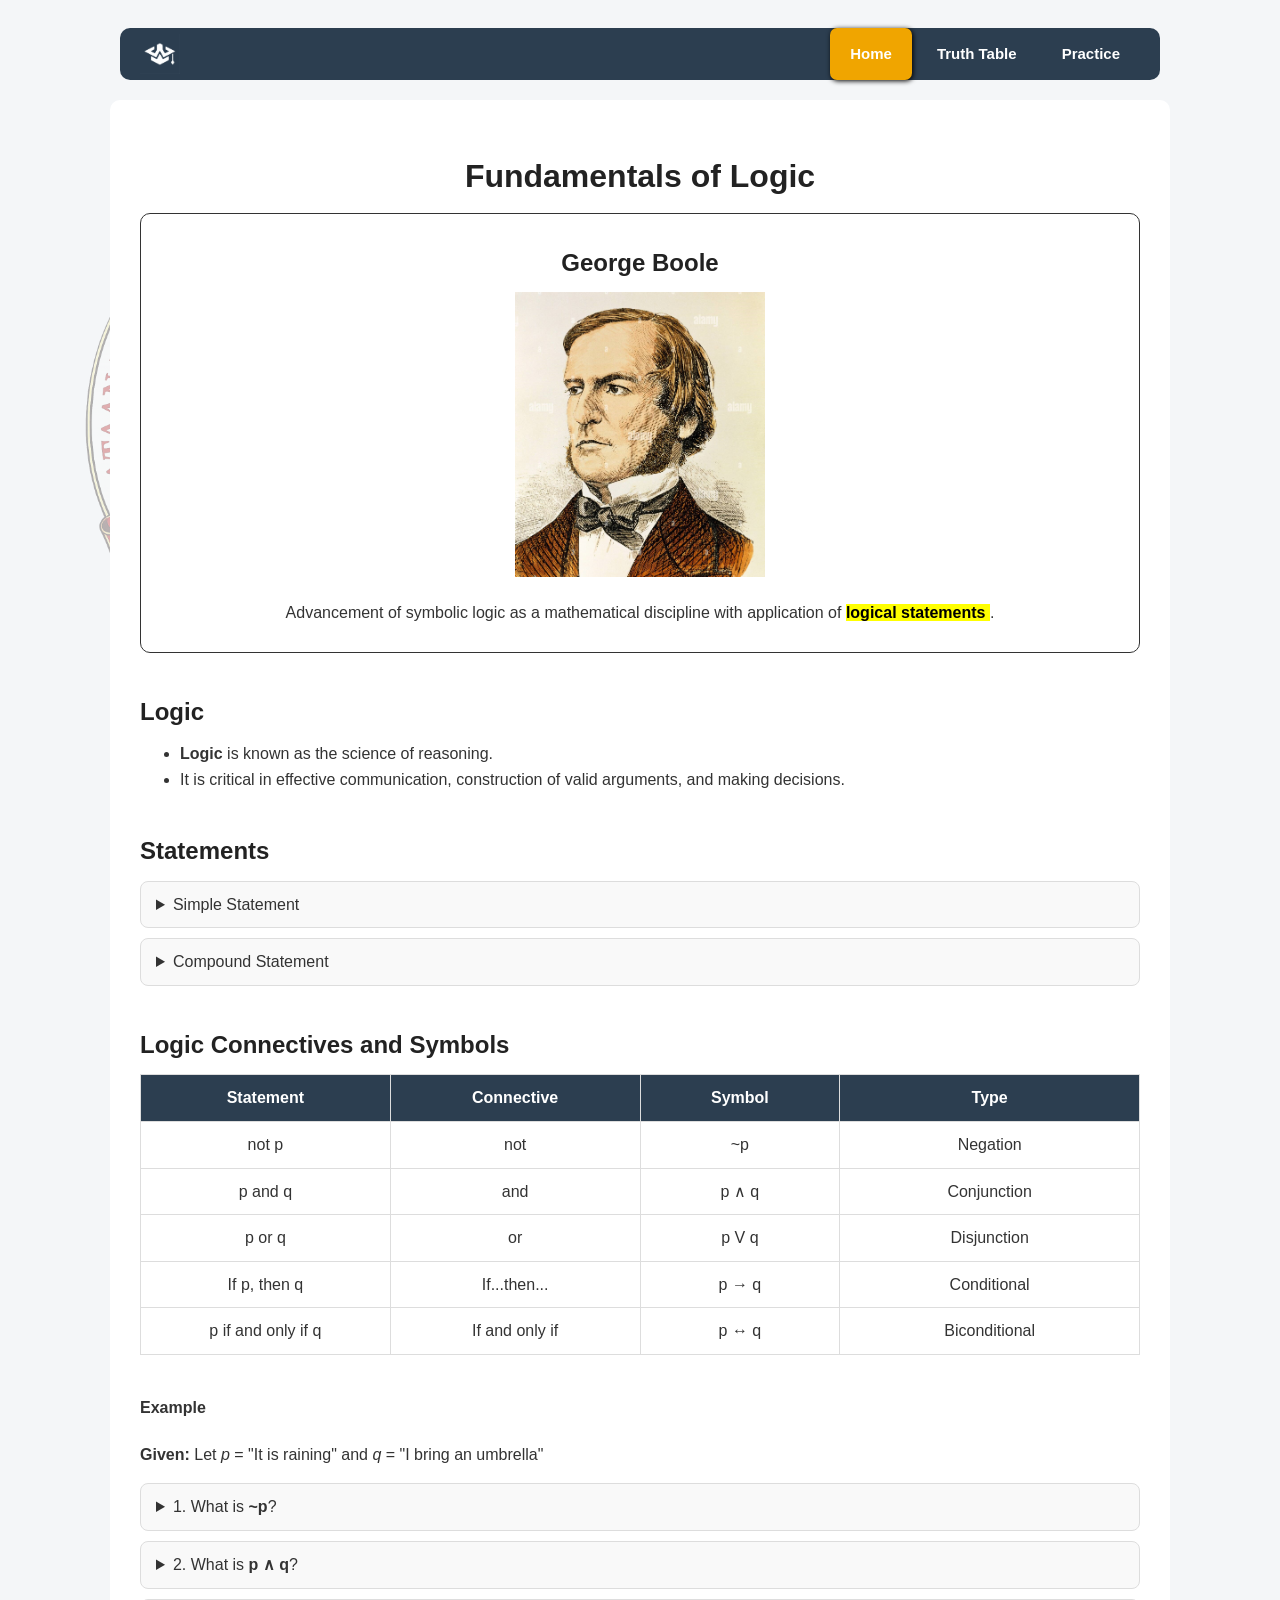
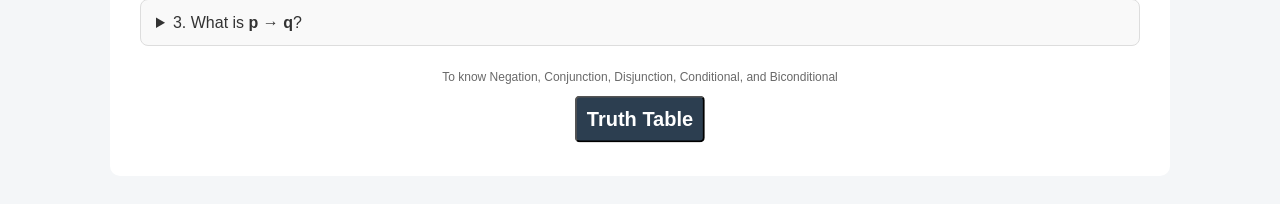
<file: index.html>
<!DOCTYPE html>
<html lang="en">
<head>
    <meta charset="UTF-8">
    <meta name="viewport" content="width=device-width, initial-scale=1.0">
    <title>Fundamentals of Logic</title>
    <link rel="stylesheet" href="style.css">
</head>

<body>

    <nav>
        <img src="rosswaylogo1.png" alt="Logo">
        <div class="nav-links">
            <a href="index.html" class="active">Home</a>
            <a href="truthtable.html">Truth Table</a>
            <a href="practice.html">Practice</a>
        </div>
    </nav>

    <div id="watermark">
        <div id="bpsulogo">
            <img src="bpsu-logo.png" alt="BPSU Logo"/>
        </div>
        <div id="fullname">
            Alexander Ross S. Vasquez
            <div id="number">25-02996</div>
        </div>
    </div>

    <main class="rectangle">

        <!--  HEADER  -->
        <header>
            <h1 style="text-align: center; padding-bottom: -20px;">Fundamentals of Logic</h1>
        </header>

        <!--  GEORGE BOOLE  -->
        <section class="boole">
            
                <h2 style="text-align: center;">George Boole</h2>
                <a href="https://plato.stanford.edu/entries/boole/" target="_blank" title="More About George">
                <img src="images/goergie.jpg" alt="George Boole Portrait" id="GeorgeBoole">
                </a>
                <p style="text-align: center;">
                    Advancement of symbolic logic as a mathematical discipline with application of 
                    <mark><strong title="Declarative form: having the notion of truth">
                    logical statements
                    </strong></mark>.
                </p>
        </section>

        <!--  INTRODUCTION  -->
        <section style="padding-top: 20px;">
        <h2>Logic</h2>
            <ul>
                <li><strong>Logic</strong> is known as the science of reasoning.</li>
                <li>It is critical in effective communication, construction of valid arguments, and making decisions.</li>
            </ul>
        </section>

        <!-- ================= STATEMENTS ================= -->
        <section>
            <h2>Statements</h2>

    <details>
        <summary>Simple Statement</summary>
        <p>Conveys a <b>single</b> idea or thought.</p>
    </details>

    <details>
        <summary>Compound Statement</summary>
        <p>Delivers <b>two or more</b> ideas or thoughts.</p>
    </details>
        </section>

        <!-- ================= LOGIC CONNECTIVES ================= -->
        <section>
            <h2>Logic Connectives and Symbols</h2>

            <div class="table-wrapper">
                <table>
                    <thead>
                        <tr>
                            <th style="width: 25%;">Statement</th>
                            <th style="width: 25%;">Connective</th>
                            <th style="width: 20%;">Symbol</th>
                            <th style="width: 30%;">Type</th>
                        </tr>
                    </thead>
                    <tbody>
                        <tr>
                            <td>not p</td>
                            <td>not</td>
                            <td>~p</td>
                            <td>Negation</td>
                        </tr>
                        <tr>
                            <td>p and q</td>
                            <td>and</td>
                            <td>p ∧ q</td>
                            <td>Conjunction</td>
                        </tr>
                        <tr>
                            <td>p or q</td>
                            <td>or</td>
                            <td>p V q</td>
                            <td>Disjunction</td>
                        </tr>
                        <tr>
                            <td>If p, then q</td>
                            <td>If...then...</td>
                            <td>p → q</td>
                            <td>Conditional</td>
                        </tr>
                        <tr>
                            <td>p if and only if q</td>
                            <td>If and only if</td>
                            <td>p ↔ q</td>
                            <td>Biconditional</td>
                        </tr>
                    </tbody>
                </table>
            </div>
        </section>

        <div class="example-box">
            <h4>Example</h4>
            <p><strong>Given:</strong> Let <em>p</em> = "It is raining" and <em>q</em> = "I bring an umbrella"</p>

            <details>
                <summary>1. What is <strong>~p</strong>?</summary>
                <p>~p = "It is <strong>not</strong> raining"</p>
            </details>

            <details>
                <summary>2. What is <strong>p ∧ q</strong>?</summary>
                <p>p ∧ q = "It is raining <strong>and</strong> I bring an umbrella"</p>
            </details>

            <details>
                <summary>3. What is <strong>p → q</strong>?</summary>
                <p>p → q = "If it is raining, <strong>then</strong> I bring an umbrella"</p>
            </details>
        </div>

        <p style="text-align: center; padding-top: 10px; color: dimgray; font-size: 12px;">To know Negation, Conjunction, Disjunction, Conditional, and Biconditional</p>

        <a href="truthtable.html" target=_self title="View Tables">
        <button class="centerbutton"><b>Truth Table</b></button>
        </a>

    </main>

</body>
</html>
</file>
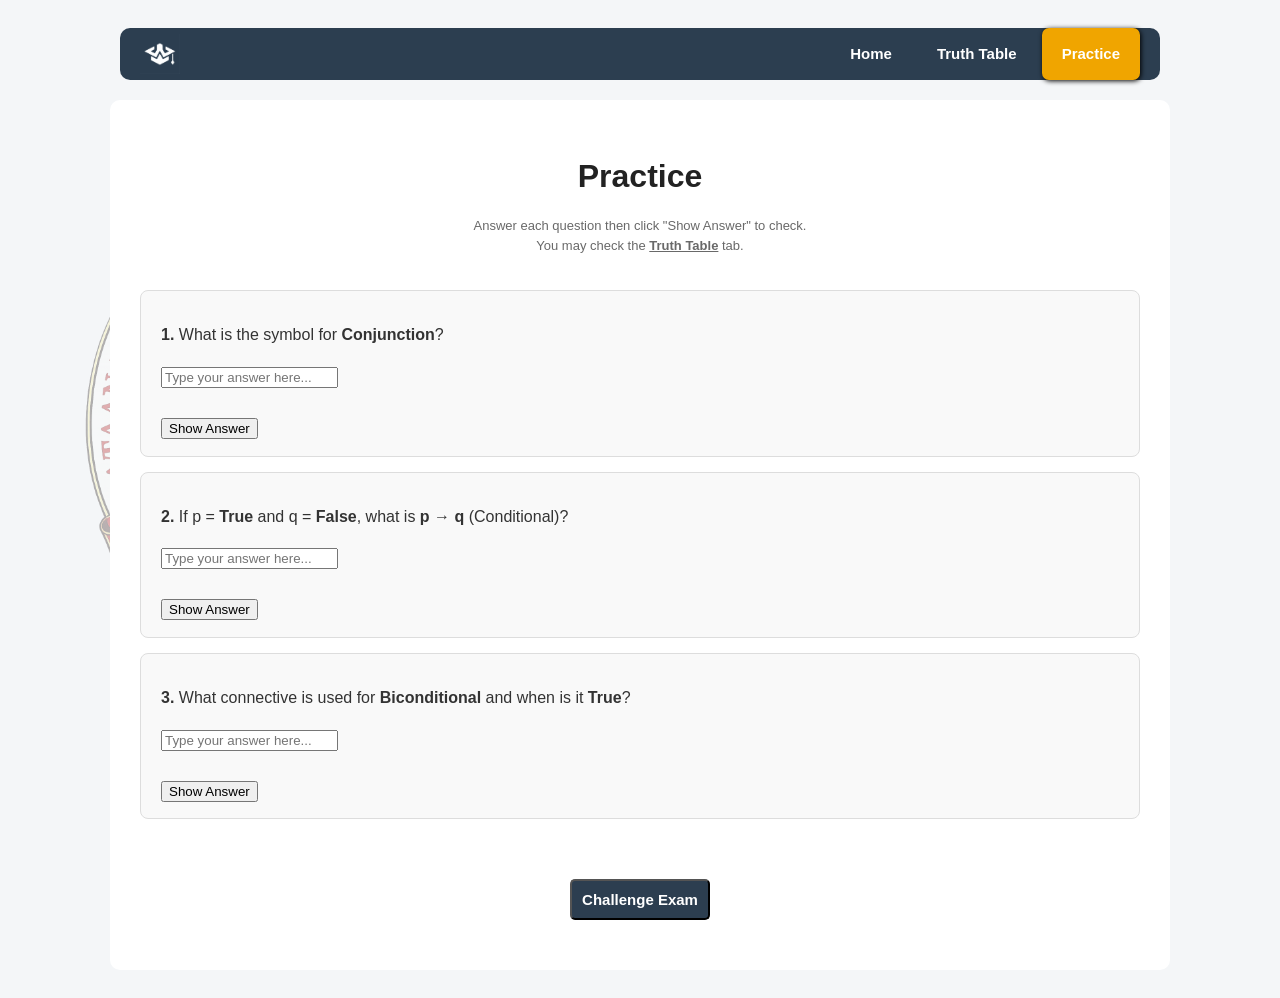
<file: practice.html>
<!DOCTYPE html>
<html lang="en">
<head>
    <meta charset="UTF-8">
    <meta name="viewport" content="width=device-width, initial-scale=1.0">
    <title>Practice</title>
    <link rel="stylesheet" href="style.css">
</head>
<body>
    <nav>
        <img src="rosswaylogo1.png" alt="Logo">
        <div class="nav-links">
            <a href="index.html">Home</a>
            <a href="truthtable.html">Truth Table</a>
            <a href="practice.html" class="active">Practice</a>
        </div>
    </nav>

    <div id="watermark">
        <div id="bpsulogo">
            <img src="bpsu-logo.png" alt="BPSU Logo"/>
        </div>
        <div id="fullname">
            Alexander Ross S. Vasquez
            <div id="number">25-02996</div>
        </div>
    </div>

    <main class="rectangle">

        <header>
            <h1 style="text-align: center;">Practice</h1>
        </header>

        <section>
            <p style="text-align: center; color: dimgray; font-size: 13px; padding-bottom: 20px;">Answer each question then click "Show Answer" to check.<br> You may check the <b><a href="truthtable.html" target="_blank" style="color: dimgray;">Truth Table</a></b> tab.</p>

            <!-- Question 1 -->
            <div class="question-block">
                <p><strong>1.</strong> What is the symbol for <strong>Conjunction</strong>?</p>
                <input type="text" placeholder="Type your answer here...">
                <br><br>
                <button class="show-btn" onclick="this.nextElementSibling.style.display='block'">Show Answer</button>
                <p class="answer" style="display:none;">✅ The symbol for Conjunction is <strong>p ∧ q</strong> (and).</p>
            </div>

            <!-- Question 2 -->
            <div class="question-block">
                <p><strong>2.</strong> If p = <strong>True</strong> and q = <strong>False</strong>, what is <strong>p → q</strong> (Conditional)?</p>
                <input type="text" placeholder="Type your answer here...">
                <br><br>
                <button class="show-btn" onclick="this.nextElementSibling.style.display='block'">Show Answer</button>
                <p class="answer" style="display:none;">✅ The answer is <strong>False</strong>. A conditional is only false when p is True and q is False.</p>
            </div>

            <!-- Question 3 -->
            <div class="question-block">
                <p><strong>3.</strong> What connective is used for <strong>Biconditional</strong> and when is it <strong>True</strong>?</p>
                <input type="text" placeholder="Type your answer here...">
                <br><br>
                <button class="show-btn" onclick="this.nextElementSibling.style.display='block'">Show Answer</button>
                <p class="answer" style="display:none;">✅ The connective is <strong>"if and only if"</strong> (p ↔ q). It is True only when both p and q have the <strong>same value</strong> (both True or both False).</p>
            </div>

        </section>

        <div class="button-container" style="padding: 20px 0;">
            <a href="https://forms.gle/6iUV91Jfxw7E9Z6o8" target="_blank">
                <button class="leftsidebutton"><b>Challenge Exam</b></button>
            </a>
        </div>

    </main>
    
</body>
</html>
</file>
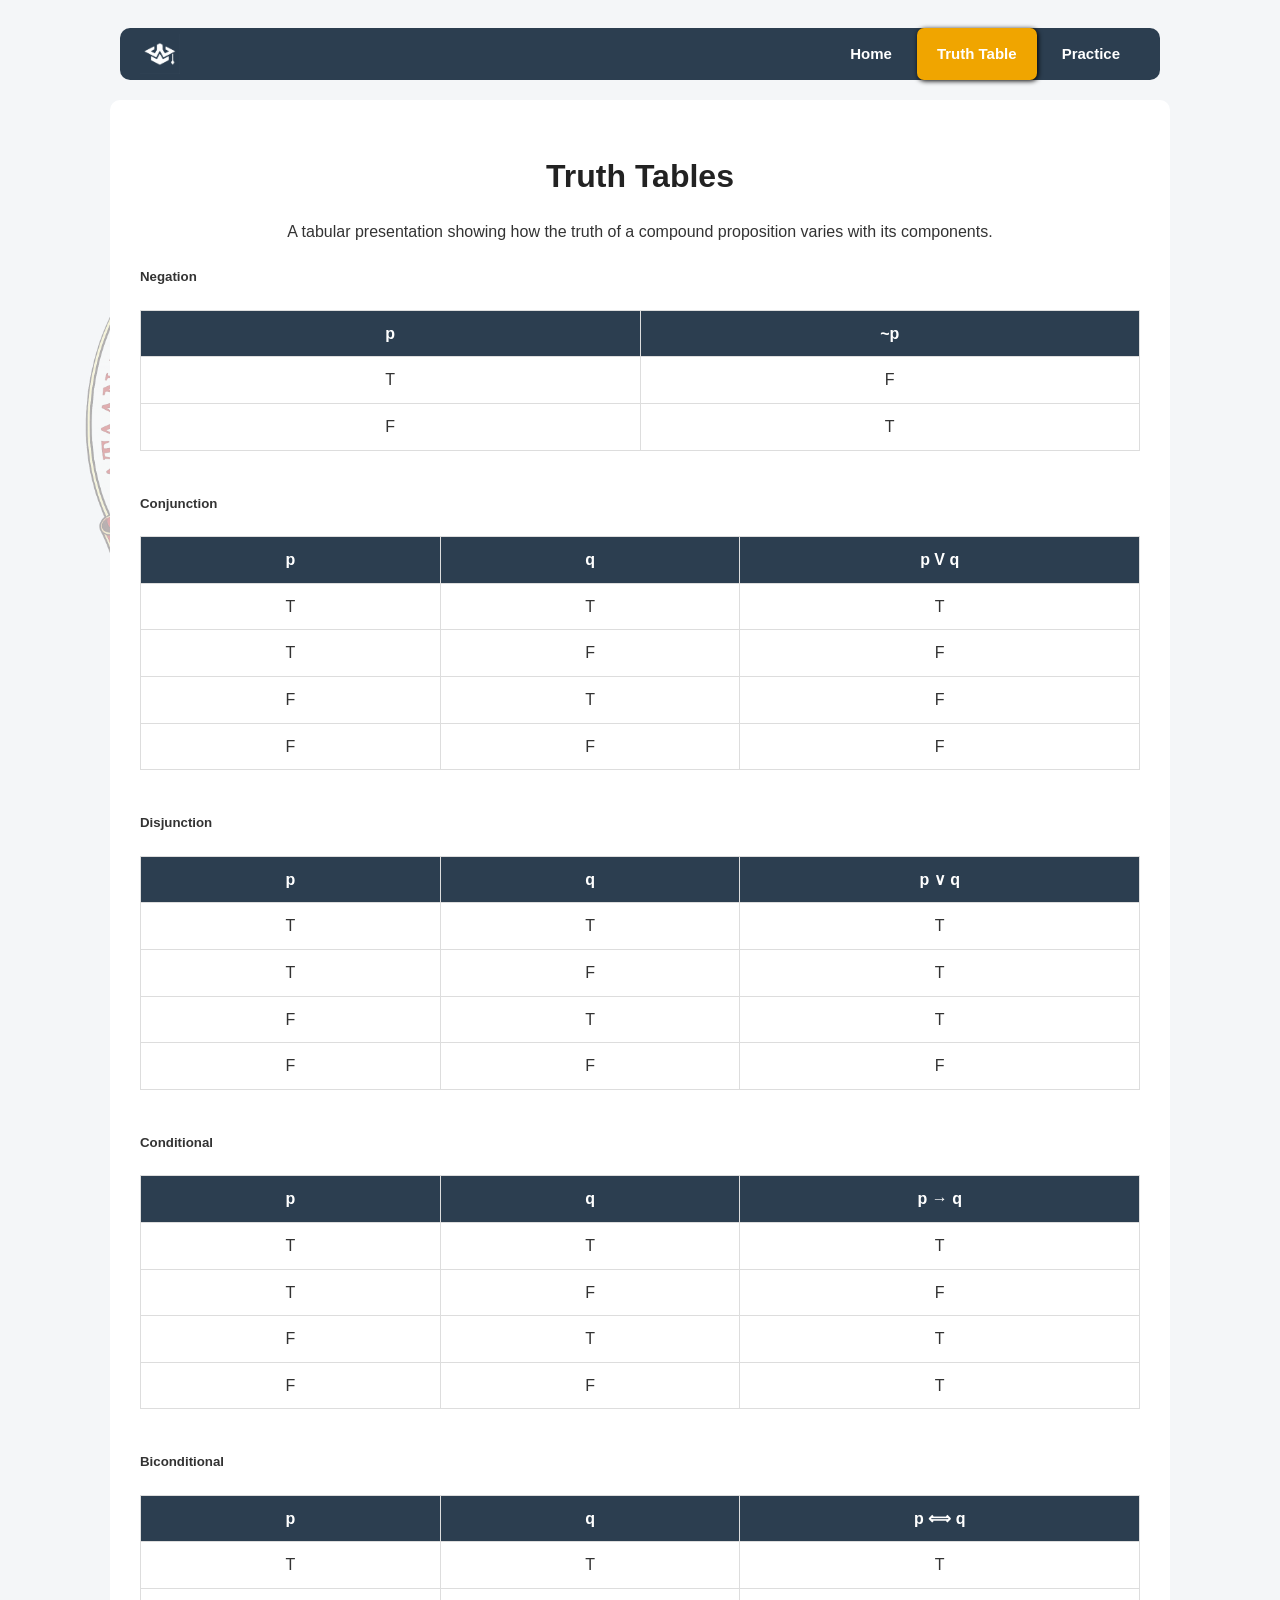
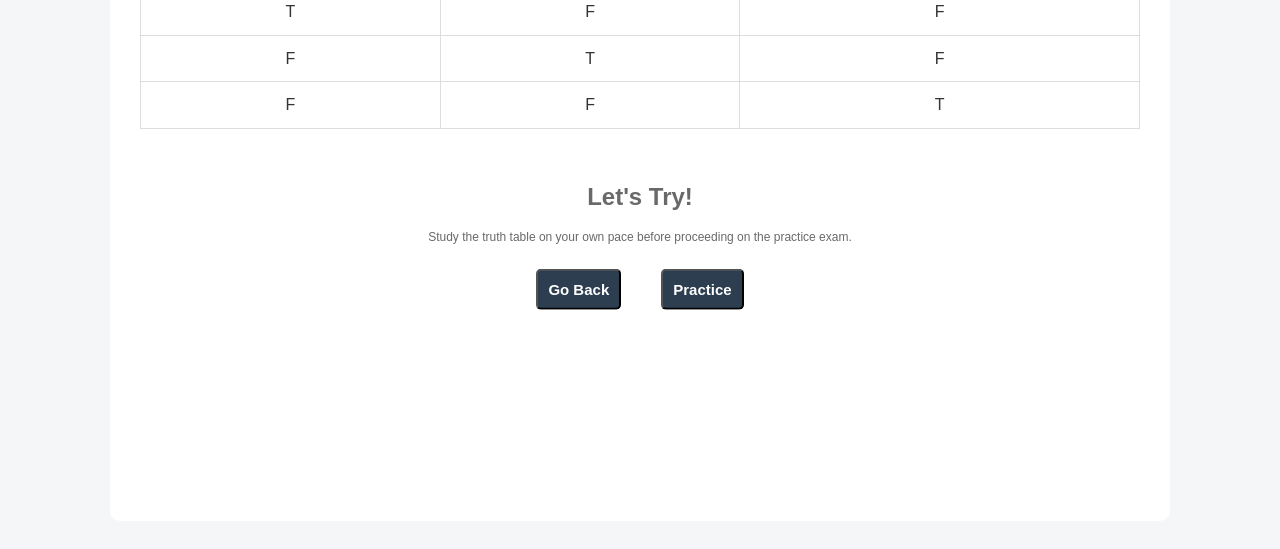
<file: truthtable.html>
<!DOCTYPE html>
<html lang="en">
<head>
    <meta charset="UTF-8">
    <meta name="viewport" content="width=device-width, initial-scale=1.0">
    <title>Truth Tables</title>
    <link rel="stylesheet" href="style.css">
</head>
<body>

    <nav>
        <img src="rosswaylogo1.png" alt="Logo">
        <div class="nav-links">
            <a href="index.html">Home</a>
            <a href="truthtable.html"  class="active">Truth Table</a>
            <a href="practice.html">Practice</a>
        </div>
    </nav>

    <div id="watermark">
        <div id="bpsulogo">
            <img src="bpsu-logo.png" alt="BPSU Logo"/>
        </div>
        <div id="fullname">
            Alexander Ross S. Vasquez
            <div id="number">25-02996</div>
        </div>
    </div>

    <main class="rectangle">

        <!--  HEADER  -->
        <header>
            <h1 style="text-align: center;">Truth Tables</h1>
        </header>
<!-- ================= TRUTH TABLES ================= -->
        <section>
            <p style="text-align: center;">A tabular presentation showing how the truth of a compound proposition varies with its components.</p>

            <!-- Example Table -->
            <div class="table-wrapper">
                <h5>Negation</h5>
                <table>
                    <thead>
                        <tr>
                            <th style="width: 50%;">p</th>
                            <th style="width: 50%;">~p</th>
                        </tr>
                    </thead>
                    <tbody>
                        <tr>
                            <td>T</td>
                            <td>F</td>
                        </tr>
                        <tr>
                            <td>F</td>
                            <td>T</td>
                        </tr>
                    </tbody>
                </table>
            </div>
            <div class="table-wrapper" style="padding-top: 20px;">
                <h5>Conjunction</h5>
                <table>
                    <thead>
                        <tr>
                            <th style="width: 30%;">p</th>
                            <th style="width: 30%;">q</th>
                            <th style="width: 40%;">p V q</th>
                        </tr>
                    </thead>
                    <tbody>
                        <tr>
                            <td>T</td>
                            <td>T</td>
                            <td>T</td>
                        </tr>
                        <tr>
                            <td>T</td>
                            <td>F</td>
                            <td>F</td>
                        </tr>
                        <tr>
                            <td>F</td>
                            <td>T</td>
                            <td>F</td>
                        </tr>
                        <tr>
                            <td>F</td>
                            <td>F</td>
                            <td>F</td>
                        </tr>
                    </tbody>
                </table>
            </div>
            <div class="table-wrapper" style="padding-top: 20px;">
                <h5>Disjunction</h5>
                <table>
                    <thead>
                        <tr>
                            <th style="width: 30%;">p</th>
                            <th style="width: 30%;">q</th>
                            <th style="width: 40%;">p &vee; q</th>
                        </tr>
                    </thead>
                    <tbody>
                        <tr>
                            <td>T</td>
                            <td>T</td>
                            <td>T</td>
                        </tr>
                        <tr>
                            <td>T</td>
                            <td>F</td>
                            <td>T</td>
                        </tr>
                        <tr>
                            <td>F</td>
                            <td>T</td>
                            <td>T</td>
                        </tr>
                        <tr>
                            <td>F</td>
                            <td>F</td>
                            <td>F</td>
                        </tr>
                    </tbody>
                </table>
            </div>
            <div class="table-wrapper" style="padding-top: 20px;">
                <h5>Conditional</h5>
                <table>
                    <thead>
                        <tr>
                            <th style="width: 30%;">p</th>
                            <th style="width: 30%;">q</th>
                            <th style="width: 40%;">p → q</th>
                        </tr>
                    </thead>
                    <tbody>
                        <tr>
                            <td>T</td>
                            <td>T</td>
                            <td>T</td>
                        </tr>
                        <tr>
                            <td>T</td>
                            <td>F</td>
                            <td>F</td>
                        </tr>
                        <tr>
                            <td>F</td>
                            <td>T</td>
                            <td>T</td>
                        </tr>
                        <tr>
                            <td>F</td>
                            <td>F</td>
                            <td>T</td>
                        </tr>
                    </tbody>
                    
                </table>
            </div>
            <div class="table-wrapper" style="padding-top: 20px;">
                <h5>Biconditional</h5>
                <table>
                    <thead>
                        <tr>
                            <th style="width: 30%;">p</th>
                            <th style="width: 30%;">q</th>
                            <th style="width: 40%;">p ⟺ q</th>
                        </tr>
                    </thead>
                    <tbody>
                        <tr>
                            <td>T</td>
                            <td>T</td>
                            <td>T</td>
                        </tr>
                        <tr>
                            <td>T</td>
                            <td>F</td>
                            <td>F</td>
                        </tr>
                        <tr>
                            <td>F</td>
                            <td>T</td>
                            <td>F</td>
                        </tr>
                        <tr>
                            <td>F</td>
                            <td>F</td>
                            <td>T</td>
                        </tr>
                    </tbody>
                </table>
            </div>
        </section>

    <section style="max-width: 60%; position: relative; left: 50%; translate: -50% -50%; padding-top: 100px;">
        <h2 style="text-align: center; padding-top: 30px; color: dimgray;">Let's Try!</h2>
        <p style="text-align: center; padding-top: -50px; color: dimgray; font-size: 12px;">Study the truth table on your own pace before proceeding on the practice exam.</p>

            <div style="padding-top: 10px;" class="button-container">
                <a href="index.html" title="View Tables">
                <button class="leftsidebutton"><b>Go Back</b></button>
                </a>

                <a href="practice.html" target=_self title="View Tables">
                <button class="rightsidebutton"><b>Practice</b></button>
                </a>
            </div>
        
    </section>

    </main>
    </body>
</html>
</file>
<file: style.css>
body {
    font-family: Arial, Helvetica, sans-serif;
    line-height: 1.6;
    background-color: #f4f6f8;
    color: #333;
    padding: 20px;
}

/* Buttons noong statements*/
details {
    border: 1px solid #ddd;
    border-radius: 8px;
    padding: 10px 15px;
    margin-bottom: 10px;
    background-color: #f9f9f9;
}

details[open] {
    background-color: #eef2f7;
}

/* Unordered List*/
ul, li{
    margin: 0%;
}

#GeorgeBoole {
    max-width: 250px;
    height: auto;
    position: relative;
    left: 50%;
    translate: -50%;
}

.boole{
    max-width: 1000px;
    margin: auto;
    padding: 10px;
    border-radius: 10px;
    border-style: solid;
    border-width: 1px;
}

/* Container */
.rectangle {
    max-width: 1000px;
    margin: auto;
    background: white;
    padding: 30px;
    border-radius: 10px;
    position: relative;  /* 👈 add this */
    z-index: 1;          /* 👈 add this */
}

/* Headings */
h1, h2, h3 {
    margin-bottom: 10px;
    color: #222;
}

section {
    margin-bottom: 40px;
}

/* Tables */
table {
    width: 100%;
    border-collapse: collapse;
    min-width: 100px;
}

th, td {
    padding: 10px;
    border: 1px solid #ddd;
    text-align: center;
}

th {
    background-color: #2c3e50;
    color: white;
}

/* Buttons */
.centerbutton{
    font-size: 20px;
    position: relative;
    top: 20px;
    left: 50%;
    translate: -50% -50%;
    background-color: #2c3e50;
    border-radius: 5px;
    color: #ffffff;
    padding: 10px;
}

.button-container {
    display: flex;
    justify-content: center;
    align-items: center;
    gap: 40px; /* flexible space between buttons */
    padding-top: 10px;
}

.leftsidebutton{
    font-size: 15px;
    background-color: #2c3e50;
    border-radius: 5px;
    color: #ffffff;
    padding: 10px;

}

.rightsidebutton{
    font-size: 15px;
    background-color: #2c3e50;
    border-radius: 5px;
    color: #ffffff;
    padding: 10px;
}

/* Navigation Bar */
nav {
    max-width: 1000px;
    margin: 0 auto 20px auto;
    background-color: #2c3e50;
    border-radius: 10px;
    padding: 0 20px;
    display: flex;
    justify-content: space-between;
    align-items: center;
    position: relative;  /* 👈 add this */
    z-index: 10;         /* 👈 add this — keeps nav above watermark */
}

.nav-links {
    display: flex;
    gap: 5px; /* sa space ng 3 tabs */
}

nav a {
    color: #ffffff;
    text-decoration: none;
    padding: 14px 20px;
    display: inline-block;
    font-family: Arial, Helvetica, sans-serif;
    font-size: 15px;
    font-weight: bold;
    border-radius: 7px;
    transition: background-color 0.2s;
}

nav a:hover {
    background-color: #3d5166;
}

nav a.active {
    background-color: #f0a500;
    box-shadow: 1px 1px 5px black;
}

nav img {
    height: 40px;
    width: auto;
    margin-right: 10px;
    align-self: center;
}

/* Practice Page */
.question-block {
    background-color: #f9f9f9;
    border: 1px solid #ddd;
    border-radius: 8px;
    padding: 15px 20px;
    margin-bottom: 15px;
}

.question-block label {
    display: inline-block;
    margin: 4px 10px;
    cursor: pointer;
}

.feedback {
    margin-top: 8px;
    font-size: 14px;
}

/* BG ID */
#watermark {
    position: fixed;
    top: 0;
    left: 0;
    width: 100vw;
    height: 100vh;           
    display: flex;
    align-items: center;       
    z-index: 0;
    pointer-events: none;
}

#bpsulogo {
    width: 33vw;
    display: flex;
    align-items: center;
    justify-content: center;   
    opacity: 0.3;
}

#bpsulogo img {
    width: 80%;              
    height: auto;
    padding-left: 70px;
}

#fullname {
    width: 67vw;
    display: flex;
    flex-direction: column;   
    align-items: center;
    justify-content: center;
    text-align: center; 
    font-family: 'Times New Roman', Times, serif;
    font-size: 22px;
    opacity: 0.4;
}

#number {
    font-size: 30px;
    margin-top: -8px;
}
</file>
